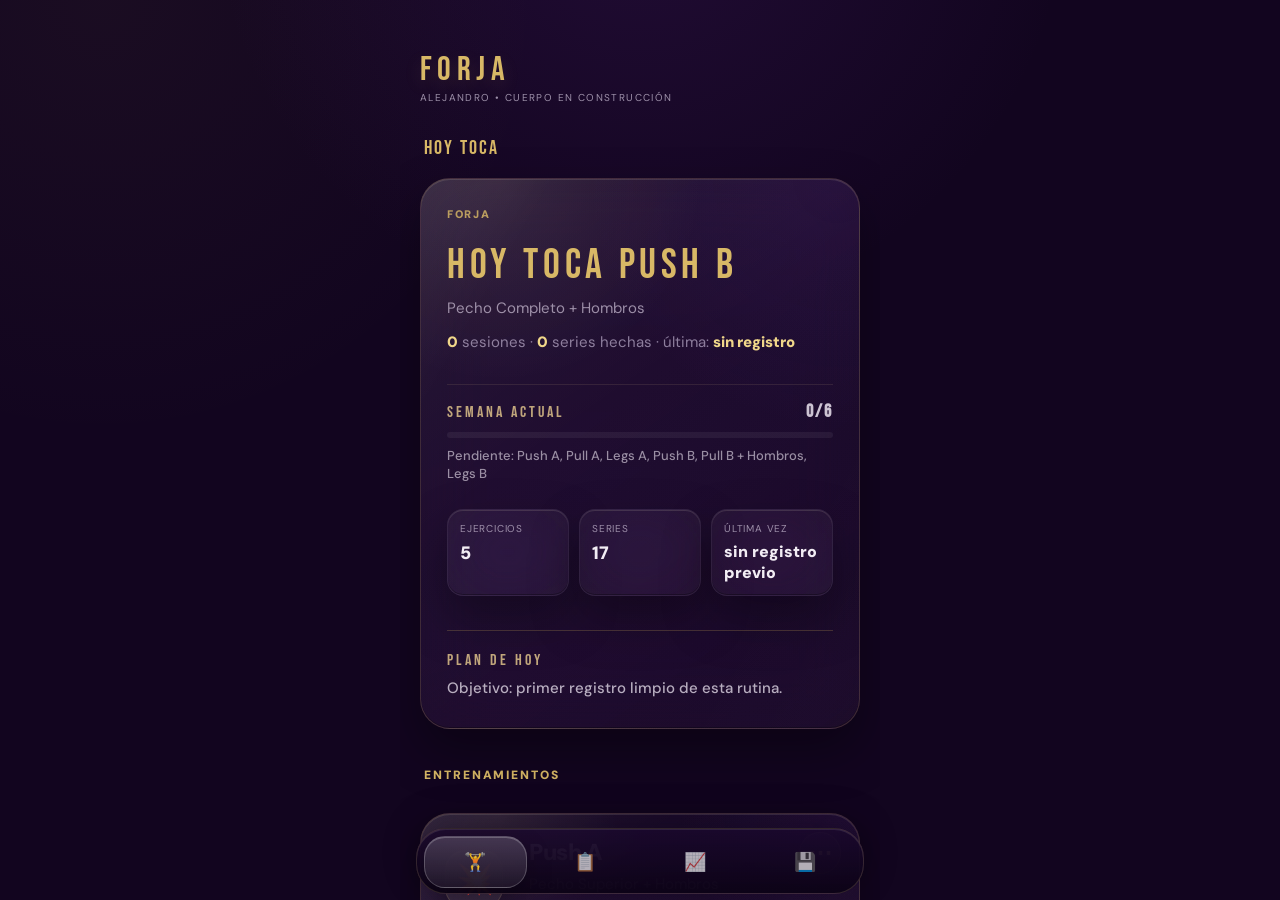
<file: index.html>
<!-- FORJA_BUILD: local-limpio-sin-supabase-2026-06-03 -->
<!DOCTYPE html>

<html lang="es">
<head>
<meta charset="utf-8"/>
<meta content="width=device-width, initial-scale=1.0, maximum-scale=1.0, viewport-fit=cover" name="viewport"/>
<meta content="yes" name="apple-mobile-web-app-capable"/>
<meta content="#12051f" name="theme-color"/>
<meta content="dark" name="color-scheme"/>
<meta content="black-translucent" name="apple-mobile-web-app-status-bar-style"/>
<title>FORJA — Bitácora de entrenamiento</title>
<link href="forja-icon.png?v=13" rel="icon" sizes="512x512" type="image/png"/>
<link href="forja-icon.png?v=13" rel="apple-touch-icon" sizes="180x180"/>
<link href="manifest.webmanifest?v=13" rel="manifest"/>
<link href="https://fonts.googleapis.com/css2?family=Bebas+Neue&amp;family=DM+Sans:wght@300;400;500;600&amp;display=swap" rel="stylesheet"/>
<link href="styles.css?v=13" rel="stylesheet"/>

</head>
<body>
<div class="header">
<div class="brand">
<div>
<div class="header-title">FORJA</div>
<div class="header-sub">Alejandro • Cuerpo en construcción</div>
</div>
</div>
</div>
<div aria-live="polite" class="timer-wrap">
<div class="rest-timer" id="timerDisplay"></div>
<div class="timer-controls" id="timerControls">
<button aria-label="Quitar 15 segundos" class="timer-control-btn" onclick="adjustTimer(-15)" title="Quitar 15 segundos">−</button>
<button aria-label="Agregar 15 segundos" class="timer-control-btn" onclick="adjustTimer(15)" title="Agregar 15 segundos">+</button>
<button aria-label="Pausar o continuar" class="timer-control-btn" id="timerPauseBtn" onclick="toggleTimerPause()" title="Pausar o continuar">⏸</button>
<button aria-label="Detener temporizador" class="timer-control-btn" onclick="stopTimer()" title="Detener temporizador">⏹</button>
</div>
</div>
<div class="nav">
<button aria-label="Rutinas" class="nav-btn" onclick="showScreen('home')" title="Rutinas">🏋️</button>
<button aria-label="Historial" class="nav-btn" onclick="showScreen('history')" title="Historial">📋</button>
<button aria-label="Progreso" class="nav-btn" onclick="showScreen('profile')" title="Progreso">📈</button>
<button aria-label="Datos" class="nav-btn" onclick="showScreen('auth')" title="Datos locales">💾</button>
</div>
<div class="screen" id="homeScreen">
<div class="section-title">HOY TOCA</div>
<div class="routine-grid" id="routineGrid"></div>
</div>
<div class="screen" id="historyScreen">
<div class="history-toolbar history-toolbar-clean">
<div class="section-title" style="margin:0;">SESIONES</div>
<button aria-label="Exportar historial" class="history-share-all-btn" onclick="openExportMenu()" title="Exportar historial">⤴</button>
</div>
<div id="historyList"></div>
</div>
<div class="screen" id="sessionScreen">
<div class="session-legacy-actions">
<button aria-label="Ocultar entrenamiento" class="session-hide-btn" onclick="minimizeSession()" title="Ocultar entrenamiento">⌄</button>
<button aria-label="Descartar entrenamiento" class="session-discard-btn" onclick="discardSession()" title="Descartar entrenamiento">DESCARTAR</button>
</div>
<div class="session-header">
<div class="session-title" id="sessionTitle"></div>
<div class="session-date" id="sessionDate"></div>
</div>
<div id="exerciseList"></div>
<button class="finish-btn" onclick="finishSession()">TERMINAR SESIÓN</button>
</div>
<div class="screen" id="detailScreen">
<button class="back-btn" onclick="showScreen('history')">← Historial</button>
<div id="detailContent"></div>
</div>
<div class="screen" id="profileScreen">
<div class="section-title">PROGRESO</div>
<div id="profileContent"></div>
</div>
<div class="screen" id="authScreen">
<div class="section-title">DATOS LOCALES</div>
<div id="authPanel"></div>
</div>
<div class="toast" id="toast"></div>
<script src="app.js?v=13"></script>
</body>
</html>
</file>
<file: styles.css>
:root {
  --bg: #12051f;
  --bg-mid: #12051f;
  --text: #f2edf4;
  --muted: rgba(213, 202, 223, .68);
  --gold: #d8b866;
  --gold-soft: #f0d78a;
  --danger: #ff5d68;
  --success: #47ff8a;
  --card: rgba(25, 8, 43, .58);
  --card-strong: rgba(42, 19, 60, .50);
  --line: rgba(224, 190, 118, .18);
  --line-soft: rgba(255, 255, 255, .08);
  --safe-top: env(safe-area-inset-top, 0px);
  --safe-bottom: env(safe-area-inset-bottom, 0px);
  --header-h: 118px;
  --nav-h: 66px;
  --timer-h: 50px;
  --bottom-edge: 0px;
  --app-bg:
    radial-gradient(circle at 50% -12%, rgba(104, 45, 152, .18), transparent 36%),
    radial-gradient(circle at 8% 0%, rgba(216, 184, 102, .045), transparent 30%),
    linear-gradient(180deg, #12051f 0%, #12051f 100%);
}

* { box-sizing: border-box; margin: 0; padding: 0; -webkit-tap-highlight-color: transparent; }
html {
  width: 100%;
  min-height: 100%;
  background-color: #12051f;
  background-image: var(--app-bg);
  background-size: 100% 100%;
  background-repeat: no-repeat;
}

body {
  width: 100%;
  min-height: 100vh;
  overflow: hidden;
  background-color: #12051f;
  background-image: var(--app-bg);
  background-size: 100% 100vh;
  background-repeat: no-repeat;
}

body::before {
  display: none;
}
body {
  max-width: none;
  margin: 0;
  color: var(--text);
  font-family: 'DM Sans', sans-serif;
}
button, input, textarea, select { font: inherit; }
button { cursor: pointer; border: 0; color: inherit; background: none; }
.tap-card:active {
  transform: scale(.985);
}

.tap-card:active {
  transform: scale(.985);
}

button:active {
  filter: brightness(.96);
}

.header {
  position: fixed;
  top: 0;
  left: 50%;
  transform: translateX(-50%);
  width: min(100vw, 480px);
  height: var(--header-h);
  padding: calc(var(--safe-top) + 18px) 20px 14px;
  display: flex;
  align-items: flex-end;
  justify-content: flex-start;
  z-index: 100;
  pointer-events: none;
}
.brand { display: flex; align-items: center; min-width: 0; }
.header-title {
  font-family: 'Bebas Neue', sans-serif;
  color: var(--gold);
  font-size: 34px;
  letter-spacing: .16em;
  line-height: .82;
  text-shadow: 0 6px 18px rgba(216, 184, 102, .14);
}
.header-sub { margin-top: 7px; color: rgba(213,202,223,.70); font-size: 10px; letter-spacing: .14em; text-transform: uppercase; white-space: nowrap; }

.screen {
  display: none;
  width: 100%;
  height: 100vh;
  overflow-y: auto;
  overflow-x: hidden;
  -webkit-overflow-scrolling: touch;
  overscroll-behavior-y: contain;
  background: transparent;
  padding: 18px 20px calc(var(--nav-h) + 10px);
}
.screen.active { display: block; }
body:not(.training-active):not(.session-preview-active) #homeScreen.screen.active,
body:not(.training-active):not(.session-preview-active) #historyScreen.screen.active,
body:not(.training-active):not(.session-preview-active) #profileScreen.screen.active,
body:not(.training-active):not(.session-preview-active) #authScreen.screen.active,
body:not(.training-active):not(.session-preview-active) #detailScreen.screen.active {
  position: fixed;
  top: var(--header-h);
  bottom: 0;
  left: 50%;
  transform: translateX(-50%);
  width: min(100vw, 480px);
  height: auto;
  padding: 18px 20px calc(var(--nav-h) + 10px);
}
body.timer-active:not(.training-active):not(.session-preview-active) .screen.active {
  bottom: 0;
  padding-bottom: calc(var(--nav-h) + var(--safe-bottom) + var(--timer-h) + 34px);
}

.section-title, .hero-title, .session-title, .profile-name, .detail-title, .edit-title, .action-sheet-title {
  font-family: 'Bebas Neue', sans-serif;
  color: var(--gold);
  letter-spacing: .11em;
}
.section-title { font-size: 20px; margin: 0 0 18px 4px; }
.forja-training-list-title { margin: 20px 4px 12px; color: var(--gold); font-size: 12px; font-weight: 900; letter-spacing: .16em; }
.routine-grid, #historyList { display: flex; flex-direction: column; gap: 18px; }

.dashboard-hero, .routine-card, .history-card, .draft-card, .smart-card, .profile-shell, .detail-shell, .exercise-card, .session-overview, .session-header, .analysis-box, .history-summary-card, .hero-stat, .profile-stat, .session-stat-card, .edit-overlay-card {
  position: relative;
  overflow: hidden;
  border-radius: 30px;
  border: 1px solid var(--line);
  background:
    linear-gradient(145deg, rgba(255,244,210,.075) 0%, rgba(255,255,255,.018) 42%, rgba(0,0,0,.12) 100%),
    radial-gradient(circle at 18% 0%, rgba(255,238,190,.080), transparent 31%),
    radial-gradient(circle at 95% 0%, rgba(113,52,164,.120), transparent 36%),
    linear-gradient(180deg, var(--card), var(--card-strong));
  box-shadow: 0 22px 48px rgba(0,0,0,.34), inset 0 1px 0 rgba(255,245,210,.13), inset 0 -1px 0 rgba(0,0,0,.30);
  -webkit-backdrop-filter: blur(34px) saturate(1.35);
  backdrop-filter: blur(34px) saturate(1.35);
}
.dashboard-hero::before, .routine-card::before, .history-card::before, .draft-card::before, .smart-card::before, .profile-shell::before, .detail-shell::before, .exercise-card::before, .session-overview::before, .session-header::before, .analysis-box::before {
  content: '';
  position: absolute;
  inset: 0;
  pointer-events: none;
  background: linear-gradient(120deg, rgba(255,255,255,.14), transparent 18%, transparent 75%, rgba(255,255,255,.035));
  opacity: .34;
}
.dashboard-hero > *, .routine-card > *, .history-card > *, .draft-card > *, .smart-card > *, .profile-shell > *, .detail-shell > *, .exercise-card > *, .session-overview > *, .session-header > *, .analysis-box > * { position: relative; z-index: 1; }

.dashboard-hero { min-height: 168px; padding: 28px 26px; display: flex; flex-direction: column; justify-content: center; gap: 12px; }
.eyebrow { display: inline-block; margin-bottom: 12px; color: rgba(216,184,102,.82); font-size: 11px; font-weight: 900; letter-spacing: .15em; }
.hero-title { font-size: 42px; line-height: .98; }
.hero-sub { color: var(--muted); font-size: 16px; line-height: 1.45; }
.forja-hero-line, .forja-card-line, .forja-history-details span { color: rgba(184,170,199,.72); font-size: 15px; line-height: 1.45; }
.forja-hero-line strong, .forja-card-line strong, .forja-history-details strong { color: var(--gold-soft); font-weight: 900; }

.routine-card { min-height: 132px; padding: 24px 70px 24px 24px; display: grid; grid-template-columns: 64px 1fr; align-items: center; column-gap: 20px; }

.routine-edit-btn {
  position: absolute;
  top: 18px;
  right: 18px;
  z-index: 3;
  width: 42px;
  height: 42px;
  border-radius: 999px;
  display: grid;
  place-items: center;
  color: rgba(238,210,146,.86);
  background: rgba(255,255,255,.055);
  border: 1px solid rgba(238,210,146,.18);
  font-size: 24px;
  font-weight: 900;
  line-height: 1;
}
.routine-emoji.routine-mark, .history-symbol {
  width: 58px; height: 58px; min-width: 58px; border-radius: 20px; display: grid; place-items: center;
  font-family: 'Apple Color Emoji','Segoe UI Emoji','Noto Color Emoji',sans-serif; font-size: 30px;
  background: rgba(255,244,210,.075); border: 1px solid rgba(224,190,118,.17);
  box-shadow: inset 0 1px 0 rgba(255,245,210,.13), 0 12px 24px rgba(0,0,0,.20);
}

.profile-avatar {
  width: 76px;
  height: 76px;
  min-width: 76px;
  border-radius: 50%;
  display: grid;
  place-items: center;
  overflow: hidden;
  cursor: pointer;
  background: rgba(255,244,210,.075);
  border: 1px solid rgba(224,190,118,.22);
  box-shadow: inset 0 1px 0 rgba(255,245,210,.13), 0 12px 24px rgba(0,0,0,.20);
}
.routine-info, .history-clean-main { min-width: 0; }
.routine-name, .history-name, .smart-card-title, .session-overview-title, .detail-exercise-title { color: var(--text); font-size: 23px; line-height: 1.12; font-weight: 900; letter-spacing: -.02em; margin-bottom: 8px; }
.routine-meta, .hero-sub, .profile-sub, .detail-sub, .session-overview-sub, .empty-text, .action-sheet-sub { color: var(--muted); font-size: 15px; line-height: 1.45; }
.draft-card, .smart-card { padding: 18px; border-radius: 24px; }

.history-card { min-height: 158px; padding: 24px; }
.history-clean-top { display: grid; grid-template-columns: 64px 1fr auto; align-items: start; gap: 18px; }
.history-date-clean, .history-date-badge { color: var(--gold-soft); font-weight: 900; font-size: 16px; white-space: nowrap; }
.forja-history-details { margin-top: 18px; padding-top: 16px; border-top: 1px solid rgba(255,255,255,.06); display: flex; flex-wrap: wrap; gap: 10px 16px; }
.active-session-card { border-color: rgba(243, 201, 105, .42); }
.empty { text-align: center; padding: 72px 20px; color: var(--muted); }
.empty-icon { font-size: 48px; margin-bottom: 14px; }

.nav {
  position: fixed;
  left: 50%;
  bottom: 6px;
  transform: translateX(-50%);
  width: min(calc(100vw - 32px), 448px);
  height: var(--nav-h);
  padding: 7px;
  display: grid;
  grid-template-columns: repeat(4, minmax(0, 1fr));
  gap: 7px;
  border-radius: 30px;
  background: linear-gradient(180deg, rgba(25, 8, 43, .86), rgba(12, 3, 22, .96));
  border: 1px solid rgba(238, 210, 146, .16);
  box-shadow: 0 -8px 34px rgba(0,0,0,.28), inset 0 1px 0 rgba(255,255,255,.10);
  -webkit-backdrop-filter: blur(34px) saturate(1.24);
  backdrop-filter: blur(34px) saturate(1.24);
  z-index: 9000;
}

.nav-btn { display: flex; align-items: center; justify-content: center; height: 52px; border-radius: 21px; color: rgba(205,193,216,.68); font-size: 18px; font-weight: 900; }
.nav-btn.active { color: rgba(245,238,255,.94); background: linear-gradient(180deg, rgba(255,255,255,.18), rgba(255,255,255,.065)); border: 1px solid rgba(255,255,255,.22); box-shadow: inset 0 1px 0 rgba(255,255,255,.22), 0 10px 28px rgba(0,0,0,.20); }
body.training-active .nav, body.session-preview-active .nav, body.auth-locked .nav { display: none; }

.timer-wrap { display: none; }
body.timer-active > .timer-wrap {
  position: fixed;
  left: 50%;
  bottom: calc(var(--nav-h) + 14px);
  transform: translateX(-50%);
  width: min(calc(100vw - 32px), 420px);
  height: var(--timer-h);
  padding: 7px 10px;
  display: grid;
  grid-template-columns: minmax(74px, 1fr) auto;
  align-items: center;
  gap: 8px;
  border-radius: 22px;
  border: 1px solid rgba(226,194,125,.18);
  background: linear-gradient(135deg, rgba(59,24,83,.86), rgba(12,3,22,.94));
  box-shadow: 0 12px 26px rgba(0,0,0,.34), inset 0 1px 0 rgba(255,245,214,.08);
  -webkit-backdrop-filter: blur(28px) saturate(1.22);
  backdrop-filter: blur(28px) saturate(1.22);
  z-index: 8800;
}
.rest-timer { font-family: 'Bebas Neue', sans-serif; font-size: 36px; line-height: .88; color: #a970ff; text-shadow: 0 0 18px rgba(169,112,255,.44); }
.timer-controls { display: grid; grid-template-columns: repeat(4, 38px); gap: 5px; }
.timer-control-btn { width: 38px; height: 32px; border-radius: 16px; display: flex; align-items: center; justify-content: center; color: #efd98f; background: rgba(255,255,255,.06); border: 1px solid rgba(238,210,146,.23); font-size: 14px; font-weight: 900; }
body.training-active.timer-active > .timer-wrap { top: max(58px, calc(var(--safe-top) + 8px)); bottom: auto; width: min(calc(100vw - 24px), 430px); z-index: 9950; }

body.training-active .header,
body.session-preview-active .header {
  display: none;
}

body.training-active #sessionScreen.screen.active {
  position: fixed;
  inset: 0 auto 0 50%;
  transform: translateX(-50%);
  width: 100%;
  max-width: 480px;
  height: auto;
  padding: max(174px, calc(var(--safe-top) + 124px)) 18px 0;
  background-color: #12051f;
  background-image: var(--app-bg);
  background-size: 100% 100vh;
  background-repeat: no-repeat;
  z-index: 3000;
}

body.session-preview-active #sessionScreen.screen.active {
  position: fixed;
  inset: 0 auto 0 50%;
  transform: translateX(-50%);
  width: 100%;
  max-width: 480px;
  height: auto;
  padding: calc(var(--safe-top) + 18px) 18px 18px;
  background-color: #12051f;
  background-image: var(--app-bg);
  background-size: 100% 100vh;
  background-repeat: no-repeat;
  z-index: 3000;
}
.session-legacy-actions { display: none; }
body.training-active #sessionScreen .session-legacy-actions {
  position: fixed; left: 50%; top: max(116px, calc(var(--safe-top) + 66px)); transform: translateX(-50%);
  width: min(calc(100vw - 24px), 430px); display: flex; justify-content: space-between; align-items: center; gap: 10px; z-index: 9940;
}
body.session-preview-active #sessionScreen .session-legacy-actions {
  display: flex;
  margin: 0 0 16px;
  align-items: center;
  justify-content: flex-start;
}

body.session-preview-active #sessionScreen .session-header {
  display: none;
}

body.session-preview-active .session-hide-btn {
  width: 52px;
  height: 52px;
  border-radius: 999px;
  font-size: 24px;
  background: rgba(255,255,255,.055);
  border: 1px solid rgba(216,184,102,.24);
}

body.session-preview-active .session-overview {
  padding: 24px;
  margin-bottom: 18px;
  border-radius: 30px;
}

body.session-preview-active .session-preview-card {
  padding: 14px 16px;
  margin-bottom: 12px;
  border-radius: 22px;
}

body.session-preview-active .session-preview-card .exercise-topline {
  align-items: center;
}

body.session-preview-active .session-preview-card .exercise-name {
  font-size: 16px;
  line-height: 1.22;
}

body.session-preview-active .session-preview-meta {
  margin-top: 5px;
  color: var(--muted);
  font-size: 13px;
  line-height: 1.3;
}

.session-hide-btn, .session-discard-btn { height: 38px; border-radius: 999px; font-size: 12px; font-weight: 900; letter-spacing: .06em; }
.session-hide-btn { width: 44px; color: #d9bc67; background: rgba(255,255,255,.06); border: 1px solid rgba(201,164,76,.24); font-size: 24px; line-height: 1; }
.session-discard-btn { padding: 0 18px; color: #ffd8dc; background: rgba(255,93,104,.13); border: 1px solid rgba(255,93,104,.36); }
body.session-preview-active .session-discard-btn { display: none; }
body.session-preview-active .session-hide-btn { font-size: 22px; }
.session-header { margin: 0 0 16px; padding: 18px; border-radius: 24px; }
.session-title { font-size: 42px; line-height: .92; }
.session-date { margin-top: 8px; color: var(--muted); font-size: 12px; letter-spacing: .12em; text-transform: uppercase; }
.session-kicker { color: var(--gold-soft); font-size: 11px; font-weight: 900; letter-spacing: .12em; text-transform: uppercase; }
.session-overview { padding: 18px; margin-bottom: 16px; }
.session-overview-top { display: flex; justify-content: space-between; gap: 12px; }
.session-progress-ring { min-width: 58px; height: 58px; border-radius: 18px; display: grid; place-items: center; color: var(--gold-soft); background: rgba(255,244,210,.075); border: 1px solid rgba(224,190,118,.17); font-weight: 900; }
.session-stats-grid, .profile-grid, .history-summary-grid { display: grid; grid-template-columns: repeat(3, 1fr); gap: 10px; margin-top: 16px; }
.session-stat-card, .profile-stat, .history-summary-card, .history-stat { padding: 12px; border-radius: 16px; background: rgba(255,255,255,.035); border: 1px solid rgba(255,255,255,.06); }
.session-stat-label, .profile-stat-label, .history-summary-label { color: var(--muted); font-size: 10px; text-transform: uppercase; letter-spacing: .08em; }
.session-stat-value, .profile-stat-value, .history-summary-value { margin-top: 6px; color: var(--text); font-size: 18px; font-weight: 900; }
.exercise-card { margin-bottom: 14px; border-radius: 24px; }
.exercise-header { padding: 16px 16px 12px; display: flex; align-items: center; justify-content: space-between; gap: 10px; border-bottom: 1px solid rgba(255,255,255,.06); }
.exercise-topline { display: flex; align-items: center; gap: 10px; min-width: 0; }
.exercise-index, .detail-set-num { width: 28px; height: 28px; border-radius: 10px; display: grid; place-items: center; background: rgba(216,184,102,.10); color: var(--gold-soft); font-size: 12px; font-weight: 900; }
.exercise-name { color: var(--text); font-size: 15px; font-weight: 900; line-height: 1.25; }
.exercise-submeta { color: var(--muted); font-size: 11px; margin-top: 4px; }
.exercise-tools { display: flex; justify-content: flex-end; padding: 10px 16px 0; }
.ghost-link { color: var(--muted); font-size: 12px; }
.prev-info, .analysis-box { margin: 0; padding: 12px 16px; color: var(--muted); font-size: 12px; border-radius: 0; border-left: 0; border-right: 0; }
.prev-info span { color: var(--gold-soft); font-weight: 900; }
.analysis-title { color: var(--gold); font-size: 11px; text-transform: uppercase; letter-spacing: .09em; margin-bottom: 7px; font-weight: 900; }
.analysis-text { color: var(--text); font-size: 13px; line-height: 1.45; }
.sets-table { padding: 14px 16px 16px; }
.sets-header, .set-row { display: grid; grid-template-columns: 30px 1fr 1fr 38px; gap: 8px; align-items: center; }
.sets-header { margin-bottom: 10px; color: var(--muted); font-size: 10px; text-transform: uppercase; letter-spacing: .08em; }
.set-row { margin-bottom: 9px; padding: 8px; border-radius: 14px; background: rgba(255,255,255,.025); border: 1px solid rgba(255,255,255,.04); }
.set-num { text-align: center; color: var(--muted); font-size: 12px; font-weight: 900; }
.set-input, .notes-input, .form-input, .form-textarea, .form-select, input[type=email], input[type=password] {
  width: 100%; min-width: 0; color: var(--text); background: rgba(8,3,15,.68); border: 1px solid rgba(255,255,255,.10); border-radius: 14px; padding: 11px 12px; outline: none;
}
.set-input { height: 42px; text-align: center; }
.set-input:focus, .notes-input:focus, .form-input:focus, .form-textarea:focus, .form-select:focus, input:focus { border-color: rgba(216,184,102,.55); box-shadow: 0 0 0 3px rgba(216,184,102,.10); }
.set-input.completed { color: var(--success); border-color: rgba(71,255,138,.50); }
.set-check { width: 36px; height: 36px; border-radius: 12px; display: flex; align-items: center; justify-content: center; color: var(--muted); background: rgba(255,255,255,.03); border: 1px solid rgba(255,255,255,.10); }
.set-check.done { color: #03130a; background: linear-gradient(180deg, #47ff8a, #2fdb72); border-color: transparent; }
.cardio-set-row {
  grid-template-columns: 30px 1fr;
  align-items: stretch;
}

.cardio-time-panel {
  min-width: 0;
  padding: 12px;
  border-radius: 18px;
  background: rgba(255,255,255,.035);
  border: 1px solid rgba(238,210,146,.10);
}

.cardio-time-label {
  color: var(--muted);
  font-size: 10px;
  font-weight: 900;
  letter-spacing: .10em;
  text-transform: uppercase;
}

.cardio-time-display {
  margin-top: 6px;
  color: var(--gold-soft);
  font-family: 'Bebas Neue', sans-serif;
  font-size: 42px;
  line-height: .92;
  letter-spacing: .04em;
}

.cardio-actions {
  display: grid;
  grid-template-columns: repeat(3, 1fr);
  gap: 8px;
  margin-top: 12px;
}

.cardio-action-btn {
  min-height: 38px;
  border-radius: 14px;
  color: var(--gold-soft);
  background: rgba(255,255,255,.055);
  border: 1px solid rgba(238,210,146,.18);
  font-size: 16px;
  font-weight: 900;
}

.cardio-action-btn.done {
  color: #03130a;
  background: linear-gradient(180deg, #47ff8a, #2fdb72);
  border-color: transparent;
}

.cardio-km-grid {
  display: grid;
  grid-template-columns: 46px 1fr;
  align-items: center;
  gap: 10px;
  margin-top: 10px;
}

.cardio-km-label {
  color: var(--muted);
  font-size: 10px;
  font-weight: 900;
  letter-spacing: .10em;
  text-transform: uppercase;
}
.add-set-btn { width: 100%; height: 42px; border-radius: 14px; color: var(--gold-soft); background: rgba(216,184,102,.08); border: 1px solid rgba(216,184,102,.16); font-weight: 900; }
.add-exercise-text {
  pointer-events: none;
}
.notes-shell { padding: 0 16px 16px; }
.notes-input { min-height: 72px; resize: none; }
.finish-btn { width: 100%; padding: 16px; margin: 24px 0 16px; border-radius: 18px; color: #120614; background: linear-gradient(180deg, #efd381 0%, #d0a84e 58%, #b88a32 100%); font-family: 'Bebas Neue', sans-serif; font-size: 22px; letter-spacing: .11em; box-shadow: 0 12px 26px rgba(209,171,85,.20), inset 0 1px 0 rgba(255,255,255,.44); }
body.session-preview-active .finish-btn {
  position: relative;
  left: auto;
  bottom: auto;
  width: 100%;
  z-index: 1;
  margin: 18px 0 18px;
  transform: none;
  will-change: auto;
  transition: filter .12s ease;
  touch-action: manipulation;
}


.profile-shell, .detail-shell { padding: 18px; }
.profile-head, .detail-head { display: flex; justify-content: space-between; gap: 14px; align-items: flex-start; }
.profile-avatar img { width: 100%; height: 100%; object-fit: cover; }
.profile-name, .detail-title { font-size: 34px; line-height: .95; }
.profile-badge, .detail-badge, .hero-badge { min-width: 76px; padding: 12px; border-radius: 18px; text-align: center; border: 1px solid var(--line); background: rgba(255,244,210,.05); }
.profile-badge-value, .detail-badge-value, .hero-badge-value { color: var(--gold-soft); font-family: 'Bebas Neue', sans-serif; font-size: 30px; }
.profile-badge-label, .detail-badge-label, .hero-badge-label { color: var(--muted); font-size: 10px; text-transform: uppercase; letter-spacing: .08em; }
.detail-notes { margin-top: 14px; padding: 14px; border-radius: 16px; background: rgba(255,255,255,.04); border: 1px solid var(--line-soft); }

.profile-note {
  margin-top: 14px;
  padding: 14px;
  border-radius: 16px;
  background: rgba(255,255,255,.028);
  border: 1px solid rgba(238,210,146,.12);
  color: rgba(244,237,248,.68);
  font-weight: 500;
  line-height: 1.45;
}

.profile-note-title {
  color: rgba(238,210,146,.82);
  font-size: 15px;
  font-weight: 700;
  margin-bottom: 6px;
}
.profile-actions { display: grid; grid-template-columns: 1fr; gap: 10px; margin-top: 14px; }
.profile-progress-shell { margin-top: 18px; }
.profile-progress-title { margin: 0 0 10px 2px; color: rgba(238,210,146,.78); font-family: 'Bebas Neue', sans-serif; font-size: 18px; letter-spacing: 3px; text-transform: uppercase; }
.profile-progress-actions { display: grid; grid-template-columns: 1fr 1fr; gap: 10px; }
.profile-progress-btn { min-height: 46px; padding: 11px 12px; border-radius: 18px; color: rgba(244,237,248,.74); background: rgba(255,255,255,.045); border: 1px solid rgba(238,210,146,.16); font-size: 12px; font-weight: 900; letter-spacing: .05em; text-transform: uppercase; }
.profile-progress-btn.active { color: #120614; background: linear-gradient(180deg, #efd381, #b88a32); border-color: rgba(238,210,146,.45); }
.profile-progress-content { margin-top: 14px; }
.profile-progress-empty { padding: 16px; border-radius: 22px; color: rgba(244,237,248,.58); background: rgba(255,255,255,.025); border: 1px solid rgba(238,210,146,.10); font-size: 13px; line-height: 1.45; }
.detail-actions, .mini-actions, .action-sheet-grid { display: grid; grid-template-columns: 1fr 1fr; gap: 10px; margin-top: 14px; }
.action-sheet-grid { grid-template-columns: 1fr; }
.ghost-btn, .mini-btn, .delete-btn, .history-share-all-btn { min-height: 42px; padding: 10px 14px; border-radius: 16px; color: var(--gold-soft); background: rgba(255,255,255,.045); border: 1px solid rgba(238,210,146,.16); font-weight: 900; }
.mini-btn.primary { color: #120614; background: linear-gradient(180deg, #efd381, #b88a32); }
.mini-btn.danger, .delete-btn { color: #ffd8dc; background: rgba(255,93,104,.13); border-color: rgba(255,93,104,.36); }
.mini-btn.full { grid-column: 1 / -1; }
.back-btn { color: var(--muted); margin-bottom: 16px; font-size: 14px; }
.detail-exercise-card { padding: 16px; }
.detail-set { display: flex; align-items: center; gap: 10px; padding: 9px 0; border-bottom: 1px solid rgba(255,255,255,.05); }
.detail-set-weight { font-weight: 900; }
.detail-set-reps { color: var(--muted); font-size: 12px; }

.edit-overlay { position: fixed; inset: 0; z-index: 99999; display: flex; align-items: center; justify-content: center; padding: 18px; background: rgba(3,0,8,.72); -webkit-backdrop-filter: blur(14px); backdrop-filter: blur(14px); }
.edit-overlay-card { width: 100%; max-width: 430px; max-height: 88vh; overflow: auto; padding: 18px; border-radius: 22px; }
.edit-title, .action-sheet-title { font-size: 28px; margin-bottom: 12px; }
.form-label { display: block; margin: 12px 0 6px; color: var(--muted); font-size: 11px; text-transform: uppercase; letter-spacing: .09em; }
.form-textarea { min-height: 110px; resize: vertical; }
.toast { position: fixed; left: 50%; bottom: calc(var(--nav-h) + 28px + var(--safe-bottom)); transform: translateX(-50%) translateY(20px); z-index: 20000; opacity: 0; padding: 10px 18px; border-radius: 999px; color: #04120a; background: rgba(71,255,138,.92); font-size: 13px; font-weight: 900; white-space: nowrap; transition: .25s ease; box-shadow: 0 14px 28px rgba(0,0,0,.28); }
.toast.show { opacity: 1; transform: translateX(-50%) translateY(0); }

.clean-home .mini-btn, .routine-inline-actions, .today-card .mini-actions, .history-export-btn, .session-more-btn, .history-summary-grid { display: none; }
input[type=number]::-webkit-inner-spin-button, input[type=number]::-webkit-outer-spin-button { -webkit-appearance: none; }

@media (max-width: 390px) {
  :root { --header-h: 112px; --nav-h: 64px; --timer-h: 48px; }
  .screen { padding-left: 18px; padding-right: 18px; }
  .dashboard-hero { padding: 25px 22px; }
  .hero-title { font-size: 38px; }
  .routine-card { grid-template-columns: 58px 1fr; padding: 22px 64px 22px 20px; column-gap: 17px; }
  .history-card { padding: 22px 20px; }
  .history-clean-top { grid-template-columns: 58px 1fr auto; gap: 15px; }
  .routine-name, .history-name { font-size: 21px; }
  .routine-emoji.routine-mark, .history-symbol { width: 54px; height: 54px; min-width: 54px; font-size: 28px; }
  .timer-controls { grid-template-columns: repeat(4, 36px); }
  .timer-control-btn { width: 36px; height: 31px; }
}
.today-plan-inline {
  margin-top: 22px;
  padding-top: 20px;
  border-top: 1px solid rgba(216, 182, 93, 0.22);
}

.today-plan-label {
  font-family: 'Bebas Neue', sans-serif;
  font-size: 16px;
  letter-spacing: 3px;
  color: rgba(238,210,146,.78);
  text-transform: uppercase;
  margin-bottom: 8px;
}

.today-plan-text {
  color: rgba(244,237,248,.72);
  font-size: 15px;
  line-height: 1.45;
  font-weight: 500;
  max-width: 92%;
}
.history-filter-row {
  display: flex;
  gap: 8px;
  overflow-x: auto;
  padding: 2px 0 16px;
  margin-top: -4px;
  scrollbar-width: none;
}

.history-filter-row::-webkit-scrollbar {
  display: none;
}

.history-filter-chip {
  flex: 0 0 auto;
  min-height: 38px;
  padding: 9px 14px;
  border-radius: 999px;
  border: 1px solid rgba(238, 210, 146, .16);
  background: rgba(255,255,255,.035);
  color: rgba(244,237,248,.72);
  font-size: 12px;
  font-weight: 900;
  letter-spacing: .04em;
  text-transform: uppercase;
}

.history-filter-chip.active {
  color: #120614;
  background: linear-gradient(180deg, #efd381, #b88a32);
  border-color: rgba(238, 210, 146, .45);
}
.forja-week-panel {
  margin-top: 18px;
  padding-top: 16px;
  border-top: 1px solid rgba(238,210,146,.10);
}

.forja-week-top {
  display: flex;
  justify-content: space-between;
  align-items: baseline;
  gap: 16px;
  color: rgba(238,210,146,.78);
  font-family: 'Bebas Neue', sans-serif;
  font-size: 16px;
  letter-spacing: 3px;
  text-transform: uppercase;
}

.forja-week-top strong {
  color: rgba(244,237,248,.82);
  font-size: 18px;
  letter-spacing: 2px;
}

.forja-week-bar {
  height: 6px;
  margin-top: 10px;
  border-radius: 999px;
  overflow: hidden;
  background: rgba(255,255,255,.06);
}

.forja-week-bar > div {
  height: 100%;
  border-radius: 999px;
  background: rgba(238,210,146,.72);
}

.forja-week-text {
  margin-top: 9px;
  color: rgba(244,237,248,.58);
  font-size: 13px;
  font-weight: 500;
  line-height: 1.4;
}
.routine-preview-compare {
  margin-top: 18px;
  padding-top: 16px;
  border-top: 1px solid rgba(238,210,146,.10);
}

.routine-preview-compare-label {
  color: rgba(238,210,146,.76);
  font-family: 'Bebas Neue', sans-serif;
  font-size: 15px;
  letter-spacing: 3px;
  text-transform: uppercase;
  margin-bottom: 6px;
}

.routine-preview-compare-main {
  color: rgba(244,237,248,.82);
  font-size: 17px;
  font-weight: 700;
}

.routine-preview-compare-grid {
  display: flex;
  flex-wrap: wrap;
  gap: 8px 16px;
  margin-top: 8px;
  color: rgba(244,237,248,.58);
  font-size: 13px;
  font-weight: 500;
}

.routine-preview-compare-grid strong {
  color: rgba(244,237,248,.86);
  font-weight: 700;
}

.routine-preview-compare-text {
  margin-top: 8px;
  color: rgba(244,237,248,.58);
  font-size: 13px;
  font-weight: 500;
  line-height: 1.4;
}
.exercise-records-panel {
  margin: 0 0 18px;
  padding: 18px;
  border-radius: 22px;
  border: 1px solid rgba(238,210,146,.12);
  background: rgba(255,255,255,.025);
}

.exercise-records-head {
  display: flex;
  justify-content: space-between;
  align-items: baseline;
  gap: 16px;
  margin-bottom: 14px;
}

.exercise-records-label {
  color: rgba(238,210,146,.78);
  font-family: 'Bebas Neue', sans-serif;
  font-size: 16px;
  letter-spacing: 3px;
  text-transform: uppercase;
}

.exercise-records-sub {
  margin-top: 4px;
  color: rgba(244,237,248,.52);
  font-size: 13px;
  font-weight: 500;
}

.exercise-records-head strong {
  color: rgba(244,237,248,.82);
  font-size: 18px;
  font-weight: 800;
}

.exercise-records-list {
  display: flex;
  flex-direction: column;
  gap: 10px;
}

.exercise-record-row {
  padding-top: 10px;
  border-top: 1px solid rgba(238,210,146,.08);
}

.exercise-record-name {
  color: rgba(244,237,248,.82);
  font-size: 14px;
  font-weight: 700;
  line-height: 1.35;
}

.exercise-record-data {
  display: flex;
  flex-wrap: wrap;
  gap: 6px 12px;
  margin-top: 5px;
  color: rgba(244,237,248,.54);
  font-size: 12px;
  font-weight: 500;
}

.exercise-record-data strong {
  color: rgba(244,237,248,.86);
  font-weight: 800;
}

.exercise-records-more {
  margin-top: 12px;
  color: rgba(244,237,248,.48);
  font-size: 12px;
  font-weight: 500;
}
.progress-chart-panel {
  margin: 0 0 18px;
  padding: 18px;
  border-radius: 22px;
  border: 1px solid rgba(238,210,146,.12);
  background: rgba(255,255,255,.025);
}

.progress-chart-head {
  margin-bottom: 16px;
}

.progress-chart-label {
  color: rgba(238,210,146,.78);
  font-family: 'Bebas Neue', sans-serif;
  font-size: 16px;
  letter-spacing: 3px;
  text-transform: uppercase;
}

.progress-chart-sub {
  margin-top: 4px;
  color: rgba(244,237,248,.52);
  font-size: 13px;
  font-weight: 500;
}

.progress-chart-block {
  margin-top: 16px;
}

.progress-chart-title {
  color: rgba(244,237,248,.76);
  font-size: 13px;
  font-weight: 700;
  margin-bottom: 10px;
}

.progress-bars {
  display: flex;
  flex-direction: column;
  gap: 9px;
}

.progress-bar-row {
  display: grid;
  grid-template-columns: 48px 1fr 54px;
  gap: 10px;
  align-items: center;
}

.progress-bar-date {
  color: rgba(244,237,248,.48);
  font-size: 12px;
  font-weight: 500;
}

.progress-bar-track {
  height: 7px;
  border-radius: 999px;
  overflow: hidden;
  background: rgba(255,255,255,.06);
}

.progress-bar-fill {
  height: 100%;
  border-radius: 999px;
  background: rgba(238,210,146,.72);
}

.progress-bar-fill.soft {
  background: rgba(244,237,248,.42);
}

.progress-bar-value {
  text-align: right;
  color: rgba(244,237,248,.62);
  font-size: 12px;
  font-weight: 600;
}
.smart-exercise-note {
  margin: 0;
  padding: 12px 16px;
  border-top: 1px solid rgba(238,210,146,.08);
  color: rgba(244,237,248,.60);
  font-size: 12px;
  line-height: 1.45;
}

.smart-exercise-note-title {
  color: rgba(238,210,146,.76);
  font-size: 11px;
  font-weight: 900;
  letter-spacing: .09em;
  text-transform: uppercase;
  margin-bottom: 6px;
}

.smart-exercise-note-text {
  color: rgba(244,237,248,.62);
  font-size: 12px;
  font-weight: 500;
  line-height: 1.45;
}
.routine-stats-panel,
.cardio-stats-panel {
  margin: 0 0 18px;
  padding: 18px;
  border-radius: 22px;
  border: 1px solid rgba(238,210,146,.12);
  background: rgba(255,255,255,.025);
}

.routine-stats-head,
.cardio-stats-head {
  display: flex;
  justify-content: space-between;
  align-items: baseline;
  gap: 16px;
  margin-bottom: 14px;
}

.routine-stats-label,
.cardio-stats-label {
  color: rgba(238,210,146,.78);
  font-family: 'Bebas Neue', sans-serif;
  font-size: 16px;
  letter-spacing: 3px;
  text-transform: uppercase;
}

.routine-stats-sub,
.cardio-stats-sub {
  margin-top: 4px;
  color: rgba(244,237,248,.52);
  font-size: 13px;
  font-weight: 500;
}

.routine-stats-head strong,
.cardio-stats-head strong {
  color: rgba(244,237,248,.82);
  font-size: 18px;
  font-weight: 800;
}

.routine-stats-list,
.cardio-stats-list {
  display: flex;
  flex-direction: column;
  gap: 10px;
}

.routine-stats-row {
  display: grid;
  grid-template-columns: minmax(0, 1fr) auto;
  gap: 12px;
  align-items: start;
  padding-top: 10px;
  border-top: 1px solid rgba(238,210,146,.08);
}

.routine-stats-name {
  color: rgba(244,237,248,.82);
  font-size: 14px;
  font-weight: 800;
  line-height: 1.35;
}

.routine-stats-date {
  margin-top: 4px;
  color: rgba(244,237,248,.48);
  font-size: 12px;
  font-weight: 500;
}

.routine-stats-data {
  display: flex;
  flex-direction: column;
  gap: 3px;
  text-align: right;
  color: rgba(244,237,248,.54);
  font-size: 12px;
  font-weight: 500;
}

.routine-stats-data strong {
  color: rgba(244,237,248,.86);
  font-weight: 800;
}

.cardio-stats-main {
  display: grid;
  grid-template-columns: repeat(3, 1fr);
  gap: 10px;
  margin-bottom: 14px;
}

.cardio-stats-main > div {
  padding: 12px;
  border-radius: 16px;
  background: rgba(255,255,255,.035);
  border: 1px solid rgba(255,255,255,.06);
}

.cardio-stats-main strong {
  display: block;
  color: rgba(244,237,248,.86);
  font-size: 18px;
  font-weight: 900;
}

.cardio-stats-main span {
  display: block;
  margin-top: 4px;
  color: rgba(244,237,248,.48);
  font-size: 10px;
  font-weight: 800;
  letter-spacing: .08em;
  text-transform: uppercase;
}

.cardio-stats-row {
  display: flex;
  justify-content: space-between;
  gap: 12px;
  padding-top: 10px;
  border-top: 1px solid rgba(238,210,146,.08);
  color: rgba(244,237,248,.60);
  font-size: 13px;
  font-weight: 600;
}

.cardio-stats-row strong {
  color: rgba(244,237,248,.82);
  font-weight: 800;
  white-space: nowrap;
}
</file>
